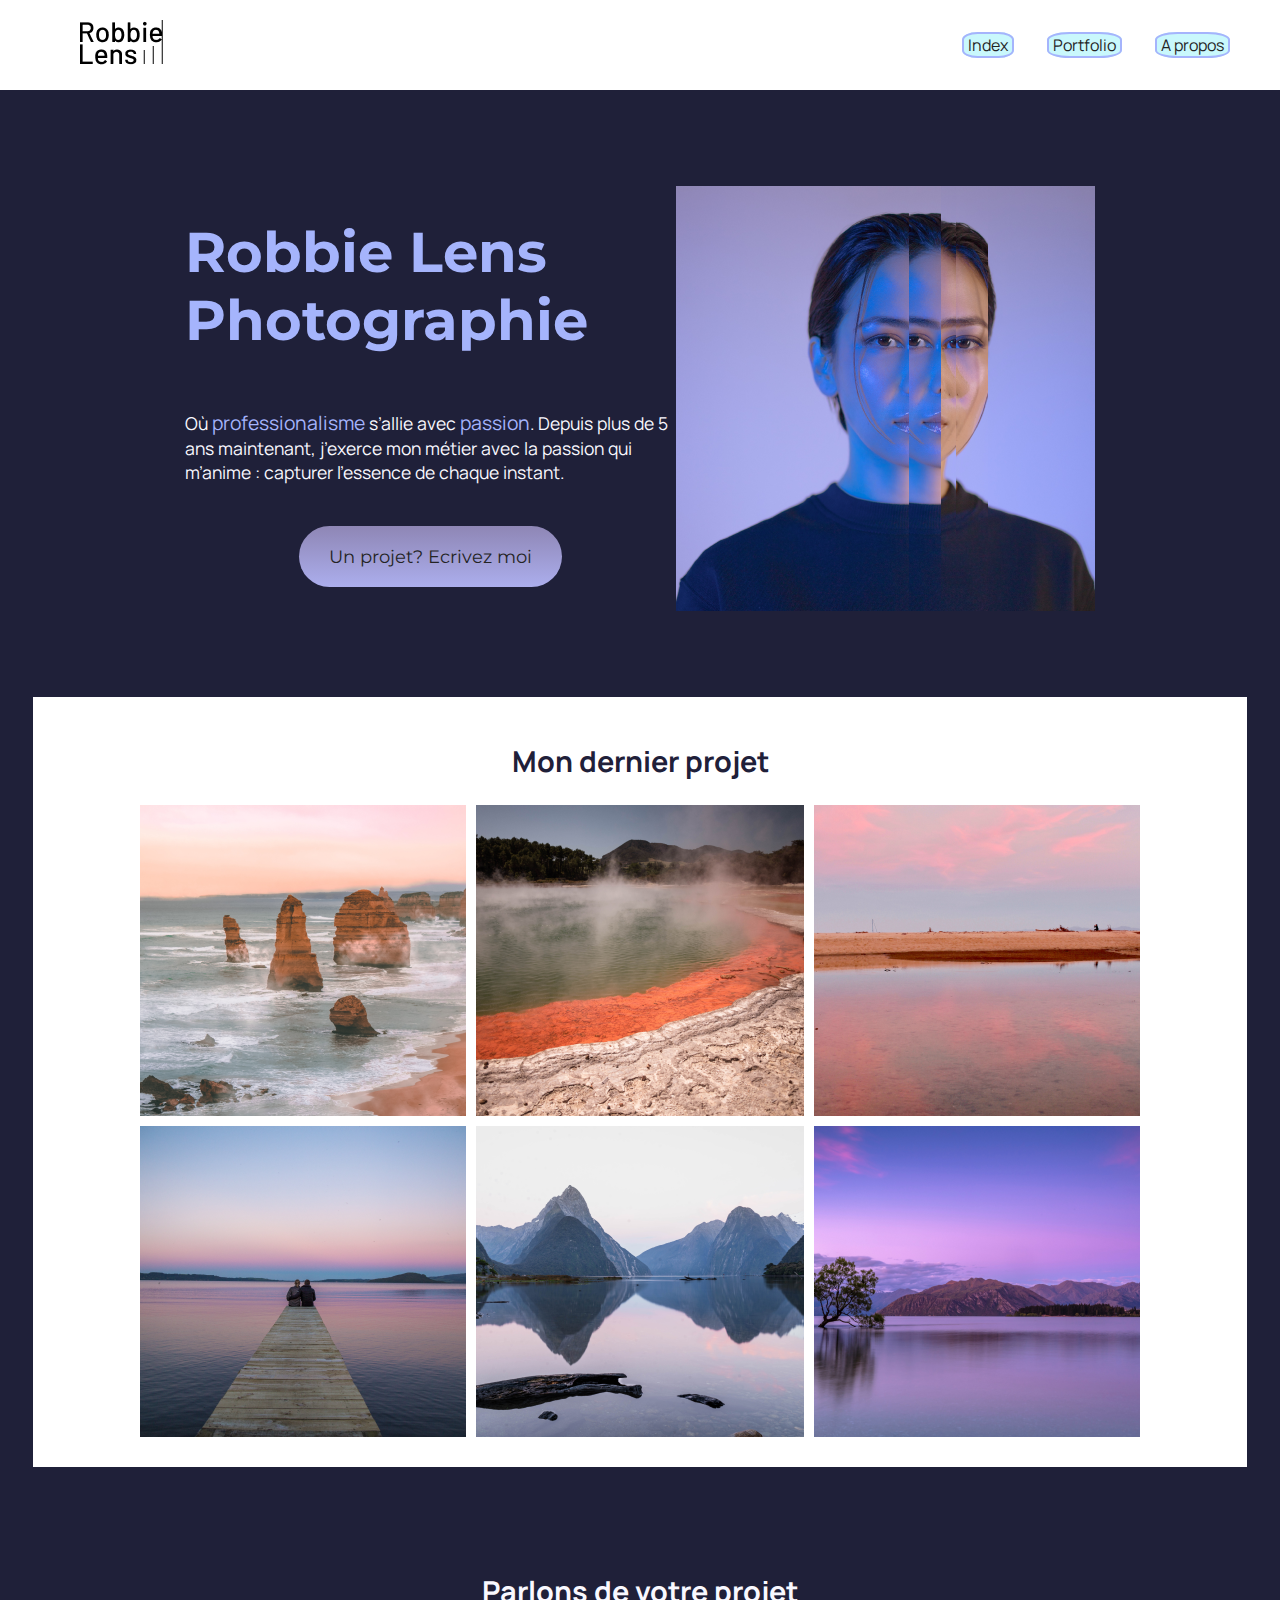
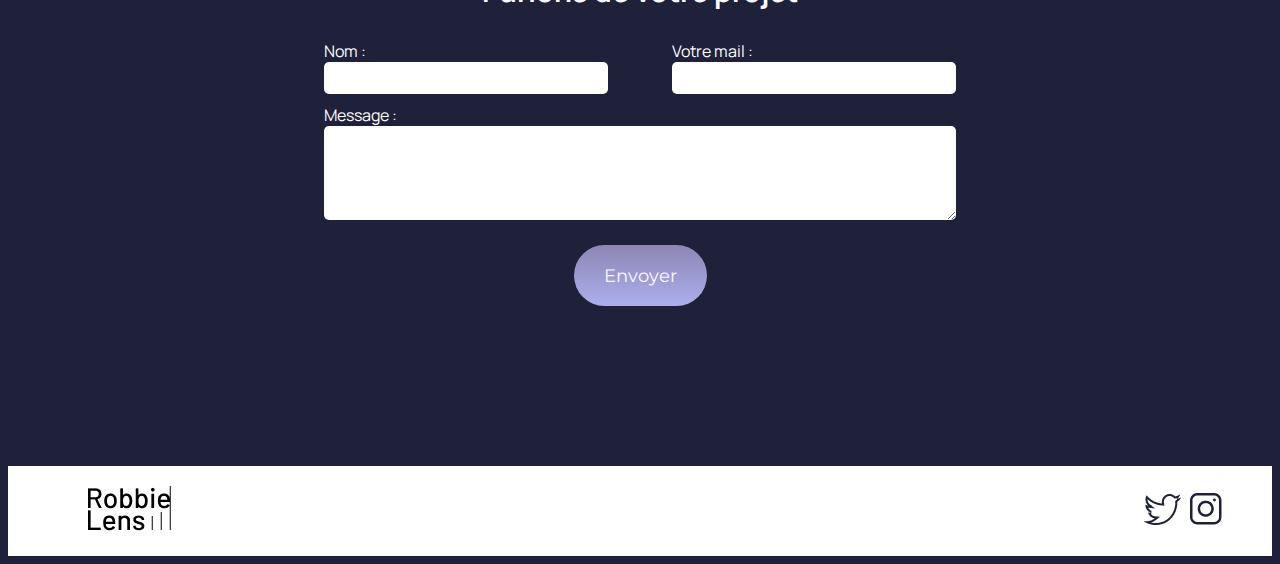
<file: Premier site/Index.html>
<!DOCTYPE html>
<html lang="fr">

<head>
    <meta charset="utf-8">
    <title>Accueil-Robbie Lens Photographie</title>
    <link href="style/style.css" rel="stylesheet">
    <link href="style/index.css" rel="stylesheet">
    <link rel="preconnect" href="https://fonts.googleapis.com">
    <link rel="preconnect" href="https://fonts.gstatic.com" crossorigin>
    <link href="https://fonts.googleapis.com/css2?family=Montserrat:wght@500&display=swap" rel="stylesheet">
    <link rel="preconnect" href="https://fonts.googleapis.com">
    <link rel="preconnect" href="https://fonts.gstatic.com" crossorigin>
    <link href="https://fonts.googleapis.com/css2?family=Manrope&display=swap" rel="stylesheet">
</head>


<body>
    <header>
        <nav>
            <a href="Index.html" class="navimg">
                <img src="images/robbie_logo.png" alt="logo de robbie"/>
            </a>
            <div>
                <a class="inlink" href="index.html">Index</a>
                <a class="inlink" href="portfolio.html">Portfolio</a>
                <a class="inlink" href="a_propos.html">A propos</a>
            </div>
        </nav>
    </header>
    <main>
        <section class="accueil-intro">
            <div>
                <h1>Robbie Lens Photographie</h1>
                <p>
                    Où <em>professionalisme</em> s’allie avec <em>passion</em>. Depuis plus de 5 ans maintenant, j’exerce mon métier avec la passion qui m’anime : capturer l’essence de chaque instant.
                </p>
                <div class="info">
                    <a href="#contact_form">Un projet? Ecrivez moi</a>
                </div>
            </div>
            <img src="images/robbie_photo.png" alt="Robbie"/>
        </section>
        <section class="accueil-img">
            <h2>Mon dernier projet</h2>
            <div>
                <img src="images/accueil/element-1.png" alt="plage et rochers">
                <img src="images/accueil/element-2.png" alt="source chaude">
                <img src="images/accueil/element-3.png" alt="lac rouge">
            </div>
            <div>
                <img src="images/accueil/element-4.png" alt="ponton">
                <img src="images/accueil/element-5.png" alt="glacier">
                <img src="images/accueil/element-6.png" alt="lac de montagne">
            </div>
        </section>
        <section class="contact">
            <h2>Parlons de votre projet</h2>
            <form action="" method="get" id="contact_form">
                <fieldset class="name_mail">
                    <div class="form_column">
                        <label for="Nom">Nom : </label>
                        <input type="text" name="Nom" class="in-name-mail">
                    </div>
                    <div class="form_column">
                        <label for="mail">Votre mail : </label>
                        <input type="email" name="mail" class="in-name-mail">
                    </div>
                </fieldset>
                    <div class="msg">
                        <label for="message">Message : </label>
                        <textarea name="message" rows="5"></textarea>
                    </div>
                <input type="submit" value="Envoyer" class="info">
            </form>
        </section>
    </main>

    <footer>
        <a href="Index.html" class="navimg">
            <img src="images/robbie_logo.png" alt="logo de robbie"/>
        </a>  
        <div>     
            <a target="_blank" href="https://twitter.com/">
                <img src="images/twitter_logo.png" alt="logo twitter" title="viens en enfer"/>
            </a>&nbsp;
            <a target="_blank" href="https://www.instagram.com/">
                <img src="images/instagram_logo.png" alt="logo insta" title="plein de photos"/>
            </a>
        </div> 
    </footer>
</body>

</html>
</file>
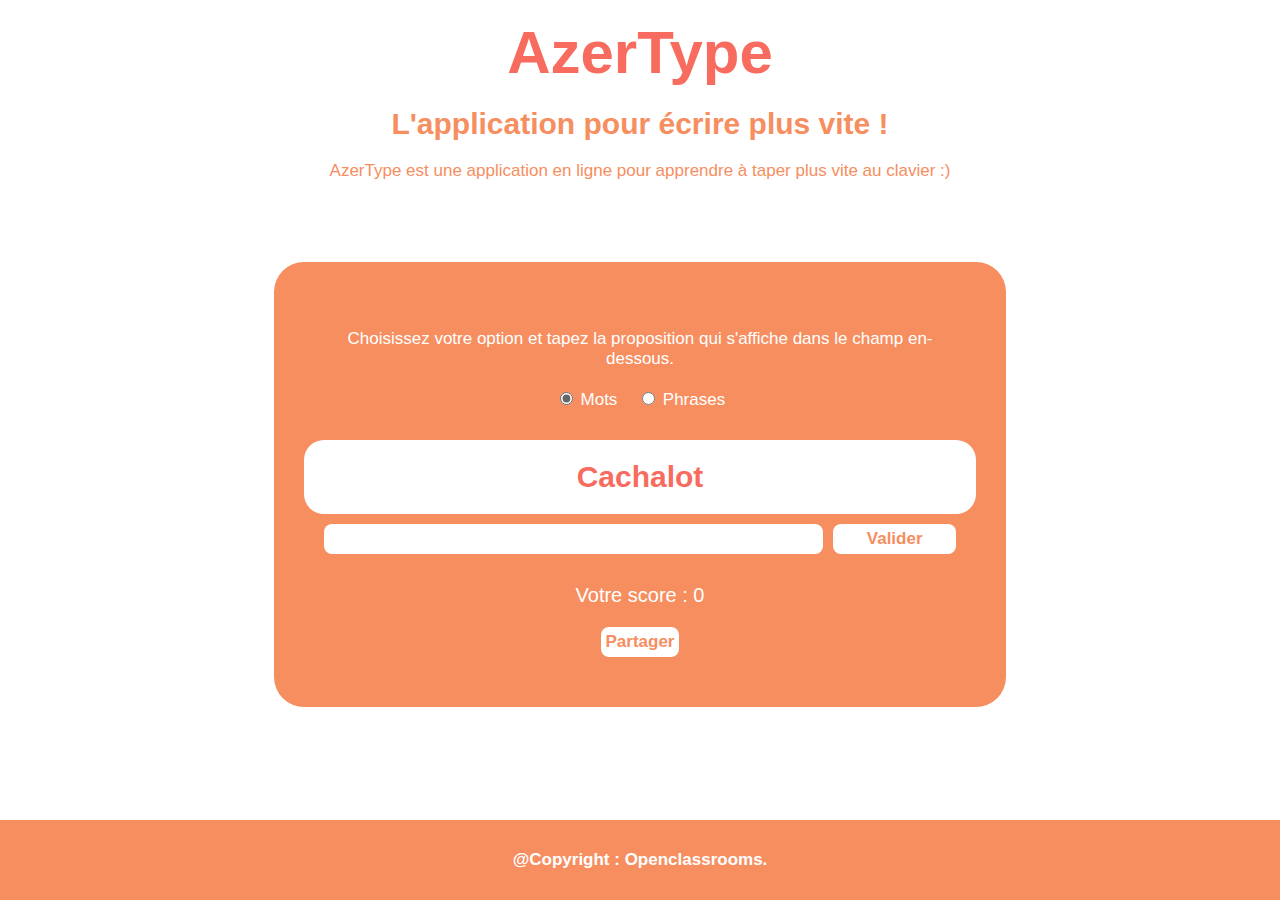
<file: Site js 1/index.html>
<!DOCTYPE html>
<html lang="fr">
<head>
    <meta charset="UTF-8">
    <meta http-equiv="X-UA-Compatible" content="IE=edge">
    <meta name="viewport" content="width=device-width, initial-scale=1.0">
    <title>Document</title>
    <!-- Inclusion du fichier css pour le style du jeu -->
    <link rel="stylesheet" href="style/style.css">

    <!-- Inclusion des 3 scripts nécessaires pour faire fonctionner le jeu -->
    <!-- Attention, l'ordre des fichiers js est important.  -->
    <script src="script/config.js" defer></script>
    <script src="script/popup.js" defer></script>
    <script src="script/script.js" defer></script>
    <script src="script/main.js" defer></script>
</head>
<body>
    <!-- HEADER -->
    <header>
        <h1>AzerType</h1>
        <h2>L'application pour écrire plus vite !</h2>
        <h3>AzerType est une application en ligne pour apprendre à taper plus vite au clavier :)</h3>
    </header>

    <!-- MAIN -->
    <main>
        <div class="zoneOptions">
            <p>Choisissez votre option et tapez la proposition qui s'affiche dans le champ en-dessous.</p>
            <div class="optionSource">
                <input type="radio" name="optionSource" id="mots" value="1" checked>
                <label for="mots">Mots</label>
                <input type="radio" name="optionSource" id="phrases" value="2">
                <label for="phrases">Phrases</label>
            </div>
        </div>

        <div class="zoneProposition">
            Azerty
        </div>

        <div class="zoneSaisie">
            <input type="text" id="inputEcriture" name="inputEcriture">
            <button id="btnValiderMot">Valider</button>
        </div>

        <div class="zoneScore">
            Votre score : <span>0</span>
        </div>
        
        <div class="zonePartage">
            <button>Partager</button>
        </div>

    </main>

    <!-- FOOTER -->
    <footer>
        @Copyright : Openclassrooms. 
    </footer>
    <div class="popupBackground">
        <div class="popup">
            <div>Partagez votre score</div>
            <form>
                <label for="nom">Votre nom</label>
                <input type="text" id="nom" name="nom" placeholder="Votre nom">
                <label for="email">Avec qui voulez-vous partager votre score ?</label>
                <input type="email" id="email" name="email" placeholder="nom@domaine.com">
                <button id="btnEnvoyerMail">Envoyer</button>
            </form>
        </div>
    </div>
</body>
</html>
</file>
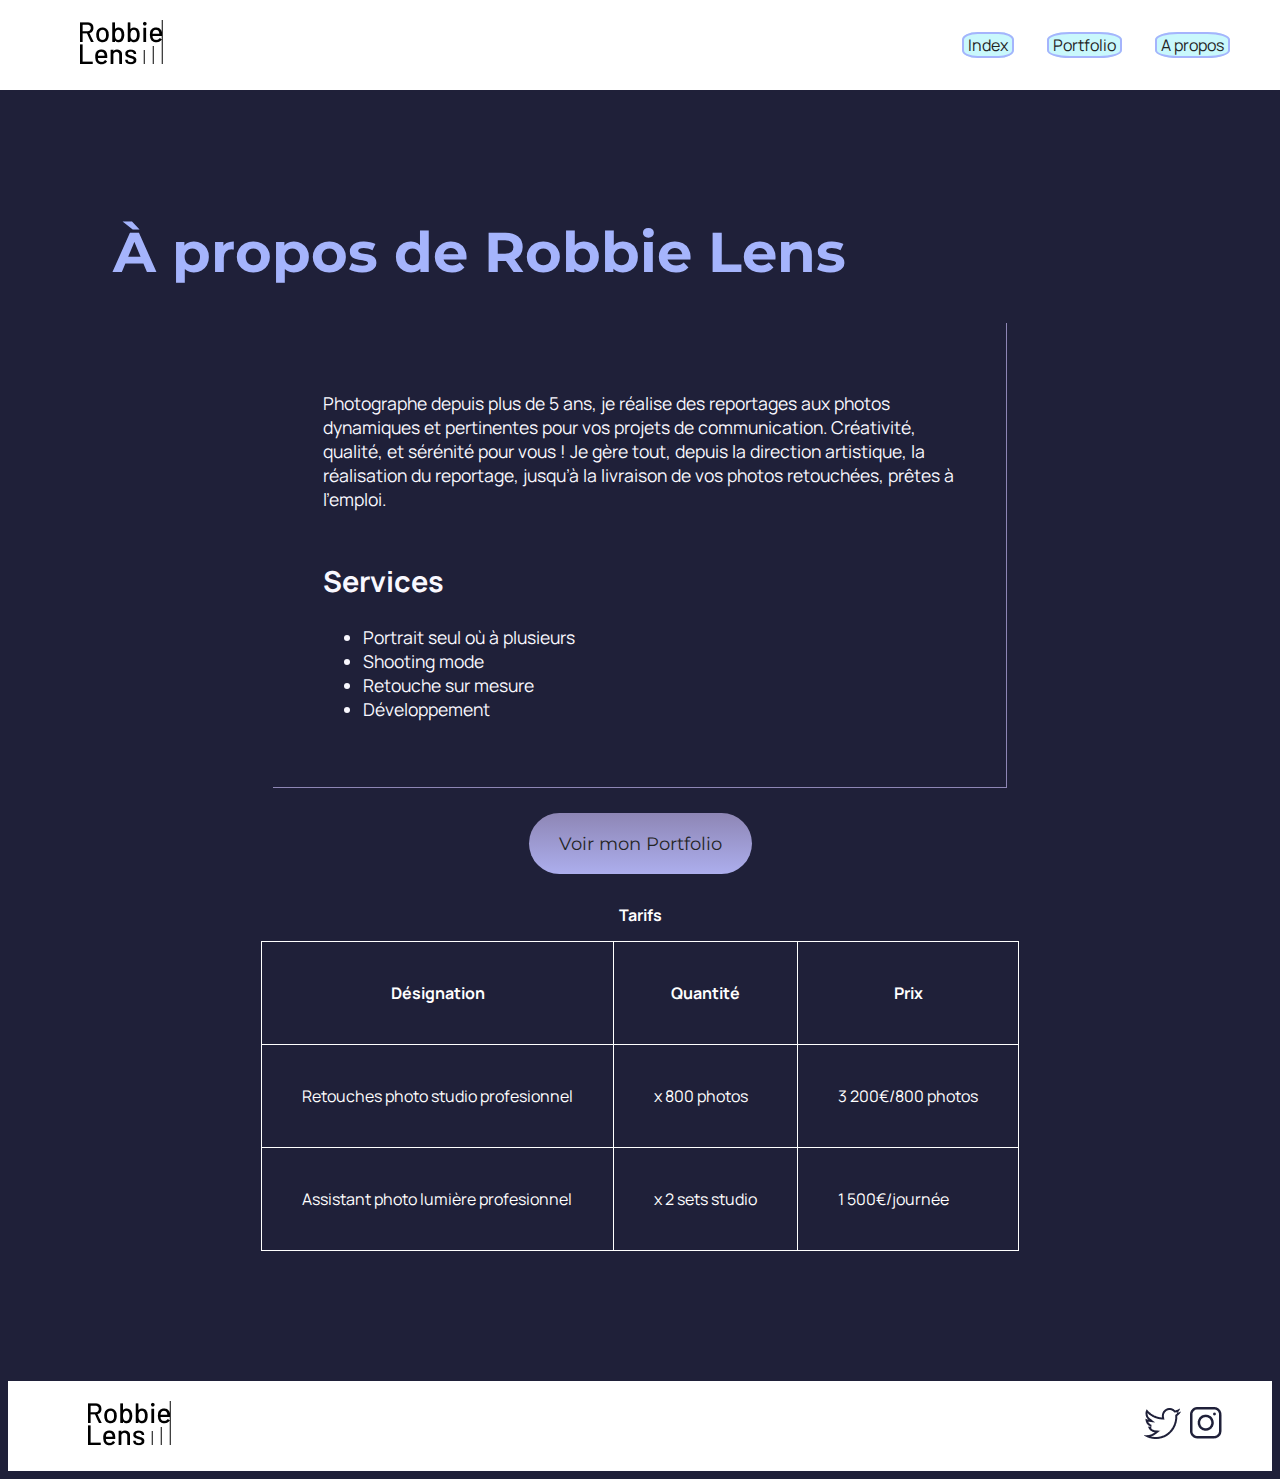
<file: Premier site/a_propos.html>
<!DOCTYPE html>
<html lang="fr">

<head>
    <meta charset="utf-8">
    <title>À propos - Robbie Lens Photographie</title>
    <link href="style/style.css" rel="stylesheet">
    <link href="style/a_propos.css" rel="stylesheet">
    <link rel="preconnect" href="https://fonts.googleapis.com">
    <link rel="preconnect" href="https://fonts.gstatic.com" crossorigin>
    <link href="https://fonts.googleapis.com/css2?family=Montserrat:wght@500&display=swap" rel="stylesheet">
    <link rel="preconnect" href="https://fonts.googleapis.com">
    <link rel="preconnect" href="https://fonts.gstatic.com" crossorigin>
    <link href="https://fonts.googleapis.com/css2?family=Manrope&display=swap" rel="stylesheet">
</head>

<body>
    <header>
        <nav>
            <a href="Index.html" class="navimg">
                <img src="images/robbie_logo.png" alt="logo de robbie"/>
            </a>
            <div>
                <a class="inlink" href="index.html">Index</a>
                <a class="inlink" href="portfolio.html">Portfolio</a>
                <a class="inlink" href="a_propos.html">A propos</a>
            </div>
        </nav>
    </header>
    <main class="a_propos">
        <section>
            <h1>À propos de Robbie Lens</h1>
            <div class="capacite">
                <p>
                    Photographe depuis plus de 5 ans, je réalise des reportages aux photos dynamiques et pertinentes pour vos projets de communication. Créativité, qualité, et sérénité pour vous ! Je gère tout, depuis la direction artistique, la réalisation du reportage, jusqu’à la livraison de vos photos retouchées, prêtes à l’emploi.
                </p>
                <h2>Services</h2>
                <ul>
                    <li>Portrait seul où à plusieurs</li>
                    <li>Shooting mode</li>
                    <li>Retouche sur mesure</li>
                    <li>Développement</li>
                </ul>
            </div>
            <div class="info">
                <a href="portfolio.html">Voir mon Portfolio</a>
            </div>
            <table>
                <caption><strong>Tarifs</strong></caption>
                <tr>
                    <th>Désignation</th>
                    <th>Quantité</th>
                    <th>Prix</th>
                </tr>
                <tr>
                    <td>Retouches photo studio profesionnel</td>
                    <td>x 800 photos</td>
                    <td>3 200€/800 photos</td>
                </tr>
                <tr>
                    <td>Assistant photo lumière profesionnel</td>
                    <td>x 2 sets studio</td>
                    <td>1 500€/journée</td>
                </tr>
            </table>
        </section>
    </main>
    <footer>
        <a href="Index.html" class="navimg">
            <img src="images/robbie_logo.png" alt="logo de robbie"/>
        </a>  
        <div>     
            <a target="_blank" href="https://twitter.com/">
                <img src="images/twitter_logo.png" alt="logo twitter" title="viens en enfer"/>
            </a>&nbsp;
            <a target="_blank" href="https://www.instagram.com/">
                <img src="images/instagram_logo.png" alt="logo insta" title="plein de photos"/>
            </a>
        </div> 
    </footer>
</body>

</html>
</file>
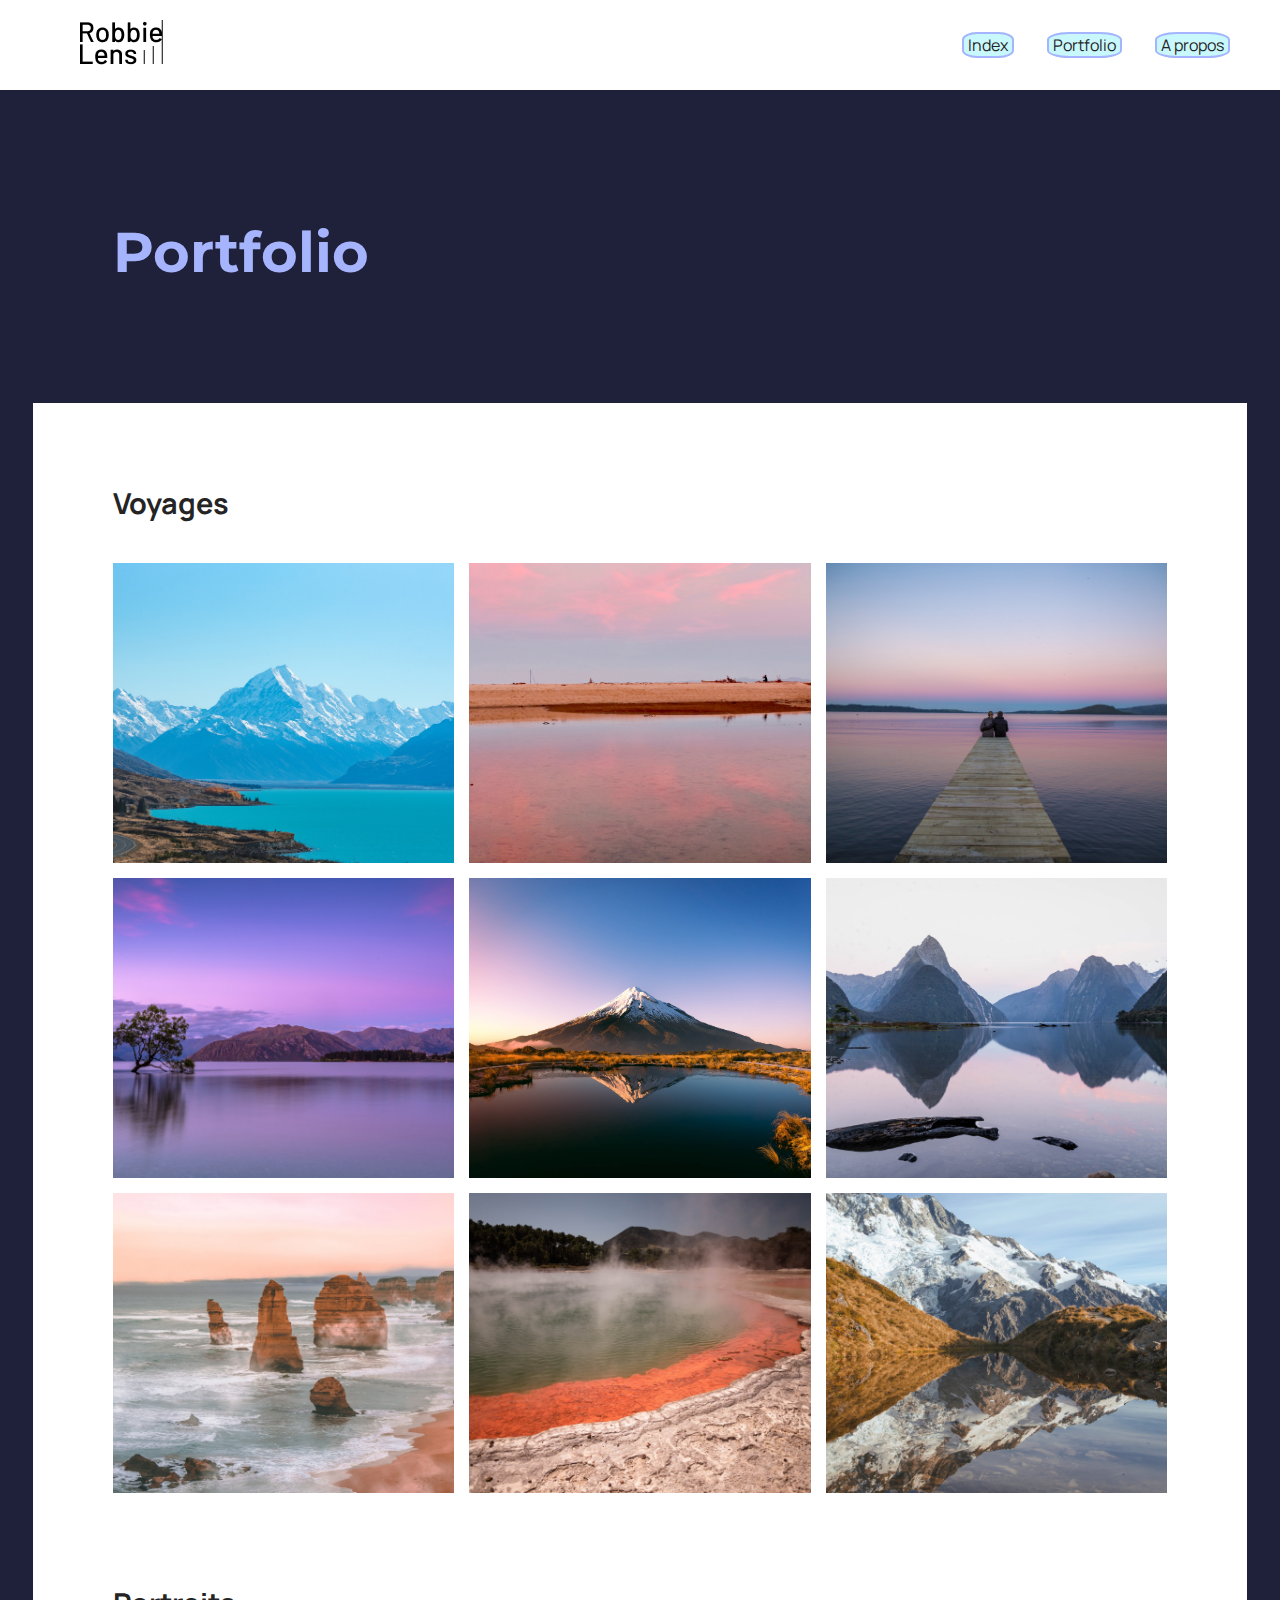
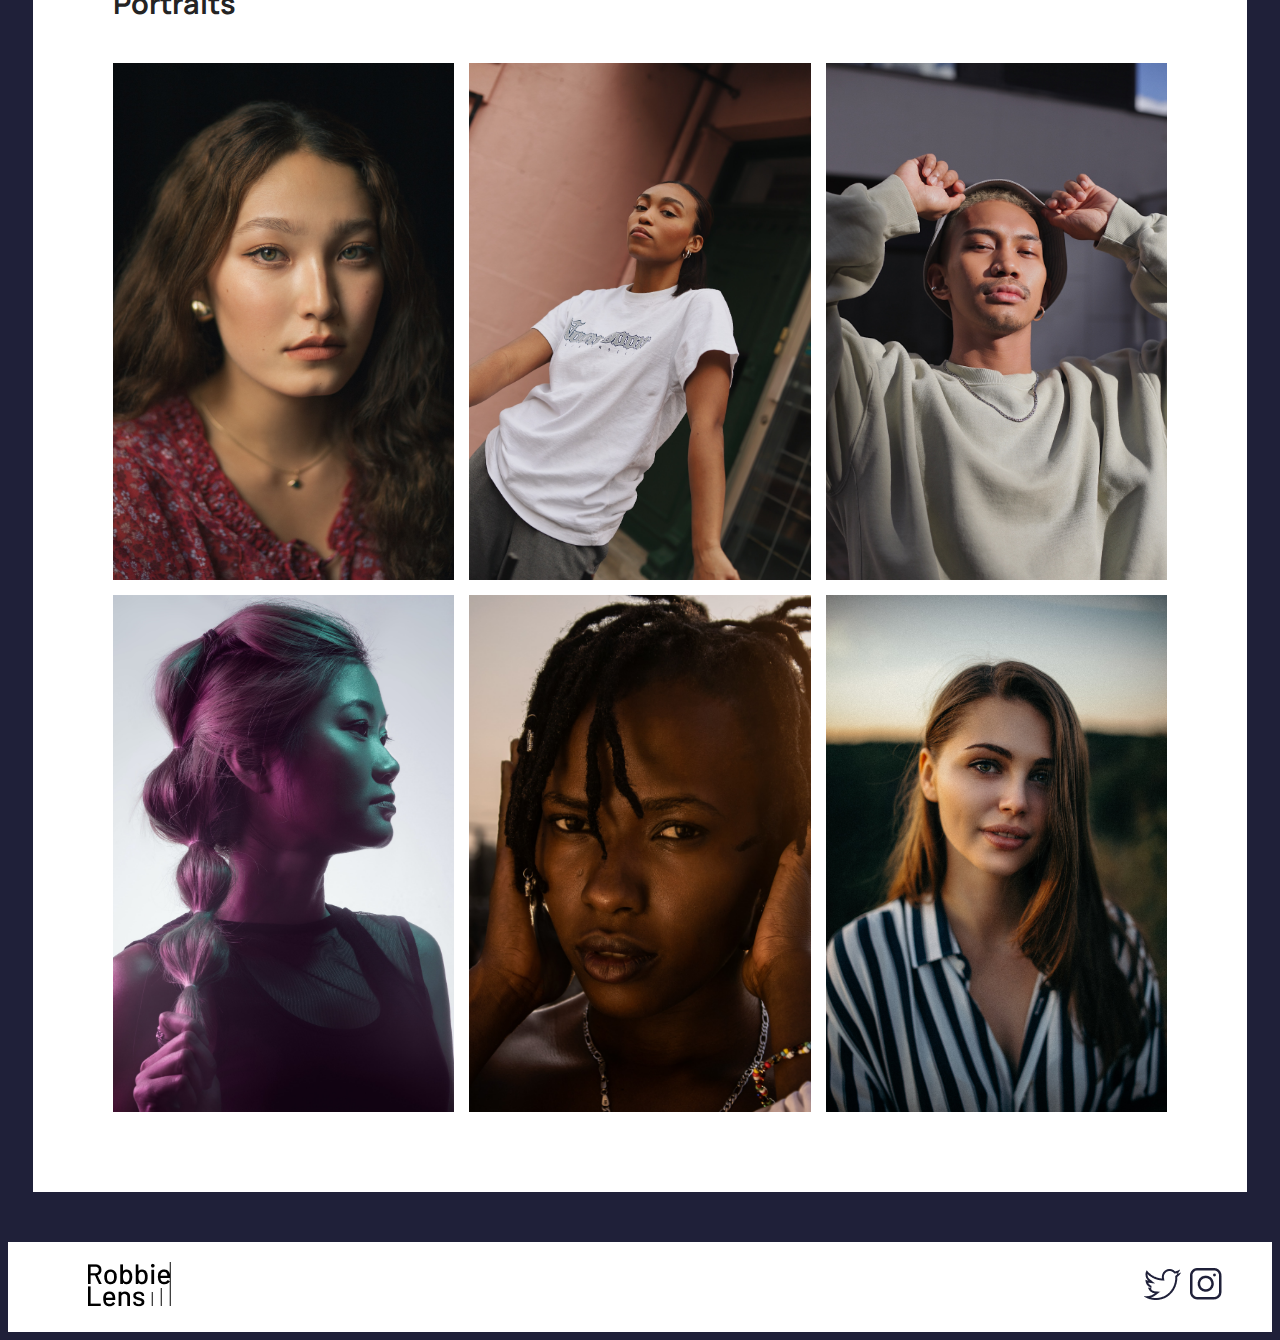
<file: Premier site/portfolio.html>
<!DOCTYPE html>
<html lang="fr">

<head>
    <meta charset="utf-8">
    <title>Portfolio Robbie Lens Photographie</title>
    <link href="style/style.css" rel="stylesheet">
    <link href="style/portfolio.css" rel="stylesheet">
    <link rel="preconnect" href="https://fonts.googleapis.com">
    <link rel="preconnect" href="https://fonts.gstatic.com" crossorigin>
    <link href="https://fonts.googleapis.com/css2?family=Montserrat:wght@500&display=swap" rel="stylesheet">
    <link rel="preconnect" href="https://fonts.googleapis.com">
    <link rel="preconnect" href="https://fonts.gstatic.com" crossorigin>
    <link href="https://fonts.googleapis.com/css2?family=Manrope&display=swap" rel="stylesheet">
</head>

<body>
    <header>
        <nav>
            <a href="Index.html" class="navimg">
                <img src="images/robbie_logo.png" alt="logo de robbie"/>
            </a>
            <div>
                <a class="inlink" href="index.html">Index</a>
                <a class="inlink" href="portfolio.html">Portfolio</a>
                <a class="inlink" href="a_propos.html">A propos</a>
            </div>
        </nav>
    </header>
    <main>
        <section class="title-section">
            <h1>Portfolio</h1>
        </section>
        <section class="section-photo">
            <h2>Voyages</h2>
            <div class="paysage-img">
                <a href="images/portfolio/paysage1.jpg" class="photo-box" target="_blank">
                    <img src="images/portfolio/paysage1.jpg" alt="Mont AOURAKI-Nouvelle zelande">        
                    <div class="photo-hover">Voir la Photo</div>
                </a>
                <a href="images/portfolio/paysage2.jpg" class="photo-box" target="_blank">
                    <img src="images/portfolio/paysage2.jpg" alt="Parc National d'Abel Tasman-Nouvelle zelande">
                    <div class="photo-hover">Voir la Photo</div>
                </a>
                <a href="images/portfolio/paysage3.jpg" class="photo-box" target="_blank">
                    <img src="images/portfolio/paysage3.jpg" alt="Lac Rotorua-Nouvelle zelande">
                    <div class="photo-hover">Voir la Photo</div>
                </a>
                <a href="images/portfolio/paysage4.jpg" class="photo-box" target="_blank">
                    <img src="images/portfolio/paysage4.jpg" alt="Lac Wanaka-Nouvelle zelande">
                    <div class="photo-hover">Voir la Photo</div>
                </a>
                <a href="images/portfolio/paysage5.jpg" class="photo-box" target="_blank">
                    <img src="images/portfolio/paysage5.jpg" alt="Mont Taranaki-Nouvelle zelande">
                    <div class="photo-hover">Voir la Photo</div>
                </a>
                <a href="images/portfolio/paysage6.jpg" class="photo-box" target="_blank">
                    <img src="images/portfolio/paysage6.jpg" alt="Milford Sound-Nouvelle zelande">
                    <div class="photo-hover">Voir la Photo</div>
                </a>
                <a href="images/portfolio/paysage7.jpg" class="photo-box" target="_blank">
                    <img src="images/portfolio/paysage7.jpg" alt="Twelve Apostle-Australie">
                    <div class="photo-hover">Voir la Photo</div>
                </a>
                <a href="images/portfolio/paysage8.jpg" class="photo-box" target="_blank">
                    <img src="images/portfolio/paysage8.jpg" alt="Wai-O-Tapu-Nouvelle zelande">
                    <div class="photo-hover">Voir la Photo</div>
                </a>
                <a href="images/portfolio/paysage9.jpg" class="photo-box" target="_blank">
                    <img src="images/portfolio/paysage9.jpg" alt="">
                    <div class="photo-hover">Voir la Photo</div>
                </a>
            </div>
            <h2>Portraits</h2>
            <div class="portrait-img">
                <a href="images/portfolio/portrait1.jpg" class="photo-box" target="_blank">
                    <img src="images/portfolio/portrait1.jpg" alt="Woman portrait 1">
                    <div class="photo-hover">Voir la Photo</div>
                </a>
                <a href="images/portfolio/portrait2.jpg" class="photo-box" target="_blank">
                    <img src="images/portfolio/portrait2.jpg" alt="Woman portrait 2">
                    <div class="photo-hover">Voir la Photo</div>
                </a>
                <a href="images/portfolio/portrait3.jpg" class="photo-box" target="_blank">
                    <img src="images/portfolio/portrait3.jpg" alt="Man portrait 1">
                    <div class="photo-hover">Voir la Photo</div>
                </a>
                <a href="images/portfolio/portrait4.jpg" class="photo-box" target="_blank">
                    <img src="images/portfolio/portrait4.jpg" alt="Woman portrait 3">
                    <div class="photo-hover">Voir la Photo</div>
                </a>
                <a href="images/portfolio/portrait5.jpg" class="photo-box" target="_blank">
                    <img src="images/portfolio/portrait5.jpg" alt="Woman portrait 4">
                    <div class="photo-hover">Voir la Photo</div>
                </a>
                <a href="images/portfolio/portrait6.jpg" class="photo-box" target="_blank">
                    <img src="images/portfolio/portrait6.jpg" alt="Woman portarit 5">
                    <div class="photo-hover">Voir la Photo</div>
                </a>
            </div>
        </section>
    </main>
    <footer>
        <a href="Index.html" class="navimg">
            <img src="images/robbie_logo.png" alt="logo de robbie"/>
        </a>  
        <div>     
            <a target="_blank" href="https://twitter.com/">
                <img src="images/twitter_logo.png" alt="logo twitter" title="viens en enfer"/>
            </a>&nbsp;
            <a target="_blank" href="https://www.instagram.com/">
                <img src="images/instagram_logo.png" alt="logo insta" title="plein de photos"/>
            </a>
        </div> 
    </footer>
</body>

</html>
</file>
<file: Premier site/style/style.css>
body{
    font-family: 'Manrope', sans-serif;
    background-color: #1f2039;
}
h1{
    font-family: 'Montserrat', sans-serif;
    font-size: 3.5em;
    color:#a5b4fc;
}
h2{
    color:#F9F8FF;
    font-size: 1.8em;
}
p,li{
    color:#F9F8FF;
    font-size: 1.1em;
}
em{
    color:#a5b4fc;
    font-size: 1.1em;
    font-style: normal;
}
a{
    color:#242424;
    font-size: 1em;
    text-decoration: none;
}
header,footer{
    background-color: white;
    padding-top: 20px;
    padding-bottom: 20px;
    padding-right: 50px;
    padding-left: 50px;
}
.info{
    font-family: 'Montserrat', sans-serif;
    color:#f9f8ff;
    background: linear-gradient(#8e86b5, #acaeed);
    border-radius: 50px;
    text-align: center;
    font-size: 1.1em;
    padding: 20px 30px;
    display: inline-block;
    margin: auto;
    margin-bottom: 30px;
    margin-top: 25px;
}
a:hover{
    text-decoration: underline;
}
header a:hover,footer a:hover{
    opacity: 0.5;
}
.info:hover{
    background: linear-gradient(#696484, #8788ba);
    text-decoration: none;
}
.navimg{
    margin-left: 30px;
}
section{
    padding:80px;
}
.inlink{
    border: 2px #a5b4fc solid;
    border-radius: 30%;
    background-color: rgb(201, 248, 252);
    height: 50%;
    padding: 0px 4px;
}
nav, footer{
    display: flex;
    flex-direction: row;
    align-items: center;
    justify-content: space-between;
}
nav a{
    margin-left: 30px;
}

header{
    position:fixed;
    top: 0;
    right: 0;
    left: 0;
    z-index: 10;
}
main{
    margin-bottom: 50px;
    margin-top: 100px;
    margin-left: 2%;
    margin-right: 2%;
}
@media screen and (max-width: 996px) {
    nav{
        flex-direction: column;
        gap: 20px;
    }
    h1{
        font-size: 2em;
    }
    section{
        padding:20px;
    }
}
</file>
<file: Premier site/style/index.css>
.accueil-intro{
    display:flex;
    flex-direction: row;
    align-items: center;
    margin: auto;
    width: 75%;
}
.accueil-intro div{
    display: flex;
    flex-direction: column;
    flex-wrap: wrap;
    justify-content: flex-start;
}
.accueil-img{

    padding: 20px;
    background-color: white;
}
.accueil-img div{
    display: flex;
    flex-direction: row;
    justify-content:center;
    margin: 10px;
    gap: 10px;
}
.accueil-img h2{
    color: #1f2039;
    text-align: center;
}
.contact h2{
    display: flex;
    flex-direction: row;
    justify-content: center;
}
form{
    display: flex;
    flex-direction: column;
    align-items: center;
}
.name_mail{
    display: flex;
    flex-direction: row;
    gap: 10%;
    width: 60%;
    border: none;
}
.form_column{
    display: flex;
    flex-direction: column;
    width: 50%;
}
label{
    color: white;
}
input,textarea{
    border-radius: 5px;
    border: none;
}
.in-name-mail{
    height: 30px;
}
textarea{
    height: 90px;
}
.msg{
    display: flex;
    flex-direction: column;
    width: 60%;
}
input[type='submit']:hover{
    text-decoration: underline;
}
@media screen and (max-width: 996px) {
    .accueil-intro, form{
        max-width: 1000px;
    }
    .accueil-intro{
        flex-direction: column-reverse;
    }
    .accueil-img div{
        flex-direction: column;
    }
}
</file>
<file: Site js 1/style/style.css>
body {
    --color-primary: #f76c5e;
    --color-secondary: #f68e5f;
    --color-tertiary: #ffeee6;    
}

/* Mise en forme des titres */
h1 {
    margin: 10px;
    font-size: 60px;
    font-weight: 900;
    color: var(--color-primary);
}

h2 {
    margin: 10px;
    font-size: 30px;
    font-weight: 600;
    color: var(--color-secondary);
}

h3 {
    margin: 10px;
    font-size: 17px;
    font-weight: 500;
    color: var(--color-secondary);
}

/* Mise en forme des formulaires */
input[type='radio'] {
    filter: grayscale(1); /* Grayscale passe le bouton en niveau de gris */
}


input[type='text'],
input[type='email'] {
    width: 100%;
    margin-right: 10px;
    padding: 5px;
    border: none;
    border-radius: 8px;
    font-size: 17px;
    font-weight: 600;
    font-size: 17px;
    color: var(--color-primary);
}

input[type='text']::placeholder,
input[type='email']::placeholder {
    color: var(--color-secondary);
    opacity: 50%;
}

button {
    padding: 5px;
    border: none;
    border-radius: 8px;
    font-family: 'Roboto', sans-serif;
    font-weight: 600;
    font-size: 17px;
    color: var(--color-secondary);
    background-color: white;
}

button:hover {
    color: var(--color-primary);
    background-color: var(--color-tertiary);
    cursor: pointer;
}

button:focus {
    background-color: var(--color-tertiary);
    border: 3px solid var(--color-primary);
    padding: 2px;
    
}

/**
 * Eléments principaux
 */
body {
    display: flex;
    flex-direction: column;
    justify-content: space-between;
    align-items: center;
    min-height: 100vh;
    font-family: 'Roboto', sans-serif; 
}

header {
    display: flex;
    flex-direction: column;
    align-items: center;
}

main {
    display: flex;
    flex-direction: column;
    justify-content: space-between;
    align-items: center;
    width: 50%;
    min-width: 200px;
    margin-bottom: 50px;
    padding: 50px;
    text-align: center;
    color: white;
    font-size: 17px;
    font-weight: 500;
    border-radius: 30px;
    background-color: var(--color-secondary);
}

footer {
    position: sticky;
    bottom: 0;
    display: flex;
    justify-content: center;
    width: 100%;
    padding: 30px;
    font-weight: 600;
    font-size: 17px;
    color: white;
    background-color: var(--color-secondary);
}

/**
 * Mise en forme des éléments de la zone principale
 */

/* Zone d'options */
.optionSource {
    margin: 20px;
}

.optionSource input[type='radio']:not(:first-child) {
    margin-left: 20px;
}

/* Zone ou sera affiché le texte (mot ou phrase) à afficher */
.zoneProposition {
    display: flex;
    align-items: center;
    justify-content: center;
    width: 100%;
    margin: 10px 0 10px 0;
    padding: 20px;
    border-radius: 20px;
    background-color: white;
    font-size: 30px;
    font-weight: 600;
    color: var(--color-primary);
}

/* Zone de saisie */
.zoneSaisie {
    display: flex;
    justify-content: space-between;
    width: 100%;
    margin-bottom: 30px;
}

/* Eléments du formulaire de saisie */
.zoneSaisie input[type='text'] {
    width: 80%;
}

.zoneSaisie button {
    width: 20%;
}

.zoneScore {
    font-size: 20px;
}

.zonePartage {
    padding-top: 20px;
}

/**
  * Gestion des popups
  */

.popupBackground {
    display: none;
    position: fixed;
    height: 100vh;
    width: 100vw;
    background-color: rgba(255, 255, 255, 0.5);
}

.popup {
    position: absolute;
    top: 50%;
    left: 50%;
    transform: translate(-50%, -50%);
    flex-wrap: wrap;
    justify-content: center;
    align-items: center;
    width: 300px;
    padding: 20px;
    text-align: center;
    color: white;
    font-size: 17px;
    font-weight: 500;
    background-color: #f76c5e;
    border-radius: 30px;
    z-index: 1;
}



.active {
    display: flex !important;
}

.popup p {
    width: 100%;
    margin-bottom: 20px;
}

.popup div {
    font-size: 25px;
    padding : 5px;
    padding-bottom: 15px;
}

/* Eléments de formulaire */
.popup input {
    margin-bottom: 10px;
}

.popup button {
    margin: 5px;
}

/** 
 * Responsive
 */


 /* En dessous de 1200 px */
@media screen and (max-width: 1200px) {
    main {
        width: 60%;
        padding: 30px;
    }
}


/* En dessous de 800 px */
@media screen and (max-width: 800px) {
    main {
        width: 90%;
        padding: 10px;
    }
}
</file>
<file: Premier site/style/a_propos.css>
.capacite{
    border-right: 1px #8e86b5 solid;
    border-bottom: 1px #8e86b5 solid;
    padding: 50px;
    width: 60%;
    margin: auto;
}
.capacite h2{
    margin-top: 50px;
}
table{
    border-collapse:collapse;
    margin: auto;
}
td, th{
    color: white;
    border: 1px white solid;
    padding: 40px;
}
caption{
    color: white;
    margin-bottom: 15px;
}
section{
    display: flex;
    flex-direction: column;
    align-items: center;
}
h1{
    align-self: flex-start;
}
@media screen and (max-width: 996px) {
    table{
        display: none;
    }
    .capacite{
        width: 80%;
    }
}
</file>
<file: Premier site/style/portfolio.css>
.section-photo{
    background-color: white;
}
.section-photo h2{
    color: #242424;
    margin-bottom: 40px;
    margin-top:0px;
}
.paysage-img{
    display: grid;
    grid-template-columns: 1fr 1fr 1fr;
    grid-template-rows: 300px 300px 300px;
    gap: 15px;
    margin-bottom: 90px;
}
.portrait-img{
    display: grid;
    grid-template-columns: 1fr 1fr 1fr;
    grid-template-rows: 1fr 1fr;
    gap: 15px;
}
.paysage-img img,
.portrait-img img{
    width: 100%;
    height: 100%;
    object-fit:cover;
}
.photo-box{
    position: relative;
}
.photo-hover{
    position: absolute;
    top: 0;
    bottom: 0;
    right: 0;
    left: 0;
    display: flex;
    align-items: center;
    justify-content: center;
    font-size: 1.5em;
    color: white;
    background-color:rgba(0,0,0,0.7) ;
    display: none;
}
.photo-box:hover .photo-hover{
    display: flex;
}
@media screen and (max-width: 996px) {
    .paysage-img{
        grid-template-columns: 1fr;
    }
    .portrait-img{
        grid-template-columns: 1fr;
    }
}
</file>
